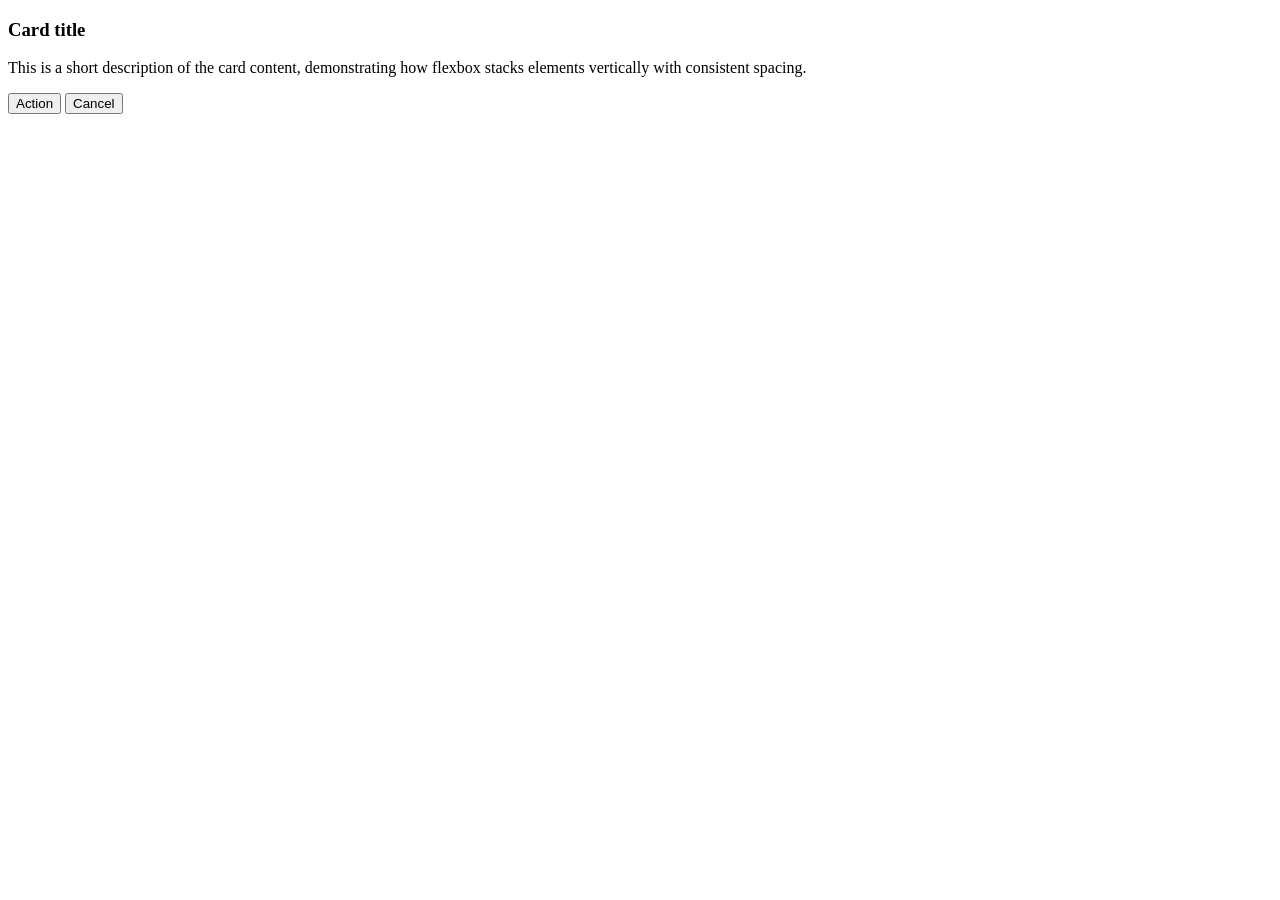
<file: Flex-Box/index.html>
<!DOCTYPE html>
<html lang="en">
<head>
    <meta charset="UTF-8">
    <meta name="viewport" content="width=device-width, initial-scale=1.0">
    <title>Flex Box</title>
</head>
<body>
    
    <div class="card">
  <h3>Card title</h3>
  <p>This is a short description of the card content, demonstrating how flexbox stacks elements vertically with consistent spacing.</p>
  <div class="card-actions">
    <button>Action</button>
    <button>Cancel</button>
  </div>
</div>

</body>
</html>
</file>
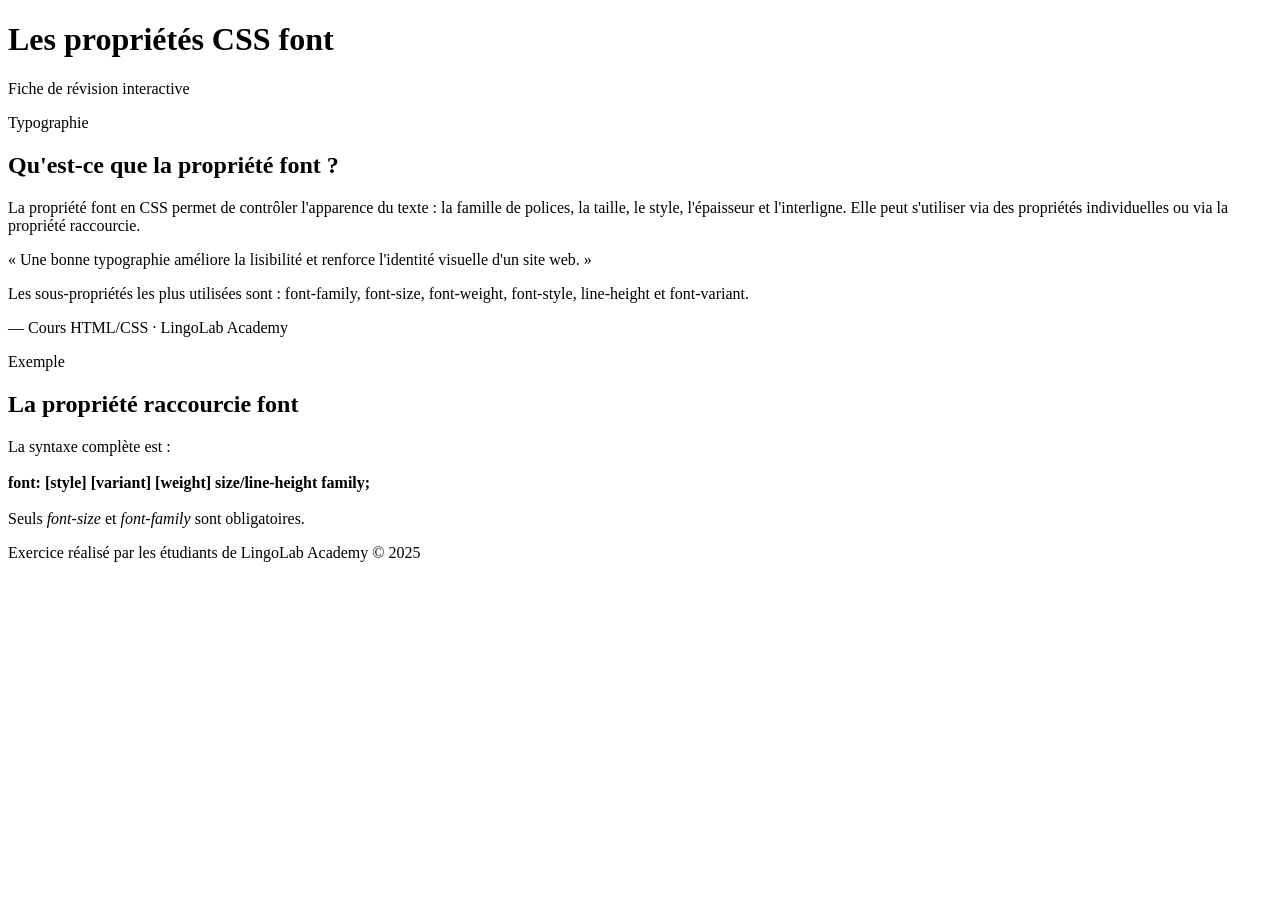
<file: Fonts-Bugs-Hunter/index.html>
<!DOCTYPE html>
<html lang="fr">
<head>
  <meta charset="UTF-8">
  <meta name="viewport" content="width=device-width, initial-scale=1.0">
  <title>Exercice CSS – La propriété font</title>
    <!--Bug principale Here --> 
 
  </style>
</head>
<body>

  <h1>Les propriétés CSS font</h1>
  <p class="subtitle">Fiche de révision interactive</p>

  <div class="card">
    <span class="badge">Typographie</span>
    <h2>Qu'est-ce que la propriété font ?</h2>
    <p>
      La propriété <span class="highlight">font</span> en CSS permet de contrôler
      l'apparence du texte : la famille de polices, la taille, le style,
      l'épaisseur et l'interligne. Elle peut s'utiliser via des
      <span class="highlight">propriétés individuelles</span> ou via la
      <span class="highlight">propriété raccourcie</span>.
    </p>

    <div class="citation">
      <p>
        « Une bonne typographie améliore la lisibilité et renforce
        l'identité visuelle d'un site web. »
      </p>
    </div>

    <p>
      Les sous-propriétés les plus utilisées sont :
      font-family, font-size, font-weight, font-style,
      line-height et font-variant.
    </p>

    <p class="author">— Cours HTML/CSS · LingoLab Academy</p>
  </div>

  <div class="card">
    <span class="badge">Exemple</span>
    <h2>La propriété raccourcie font</h2>
    <p>
      La syntaxe complète est :<br><br>
      <strong>font: [style] [variant] [weight] size/line-height family;</strong><br><br>
      Seuls <em>font-size</em> et <em>font-family</em> sont obligatoires.
    </p>
  </div>

  <footer>
    <p>Exercice réalisé par les étudiants de LingoLab Academy &copy; 2025</p>
  </footer>

</body>
</html>
</file>
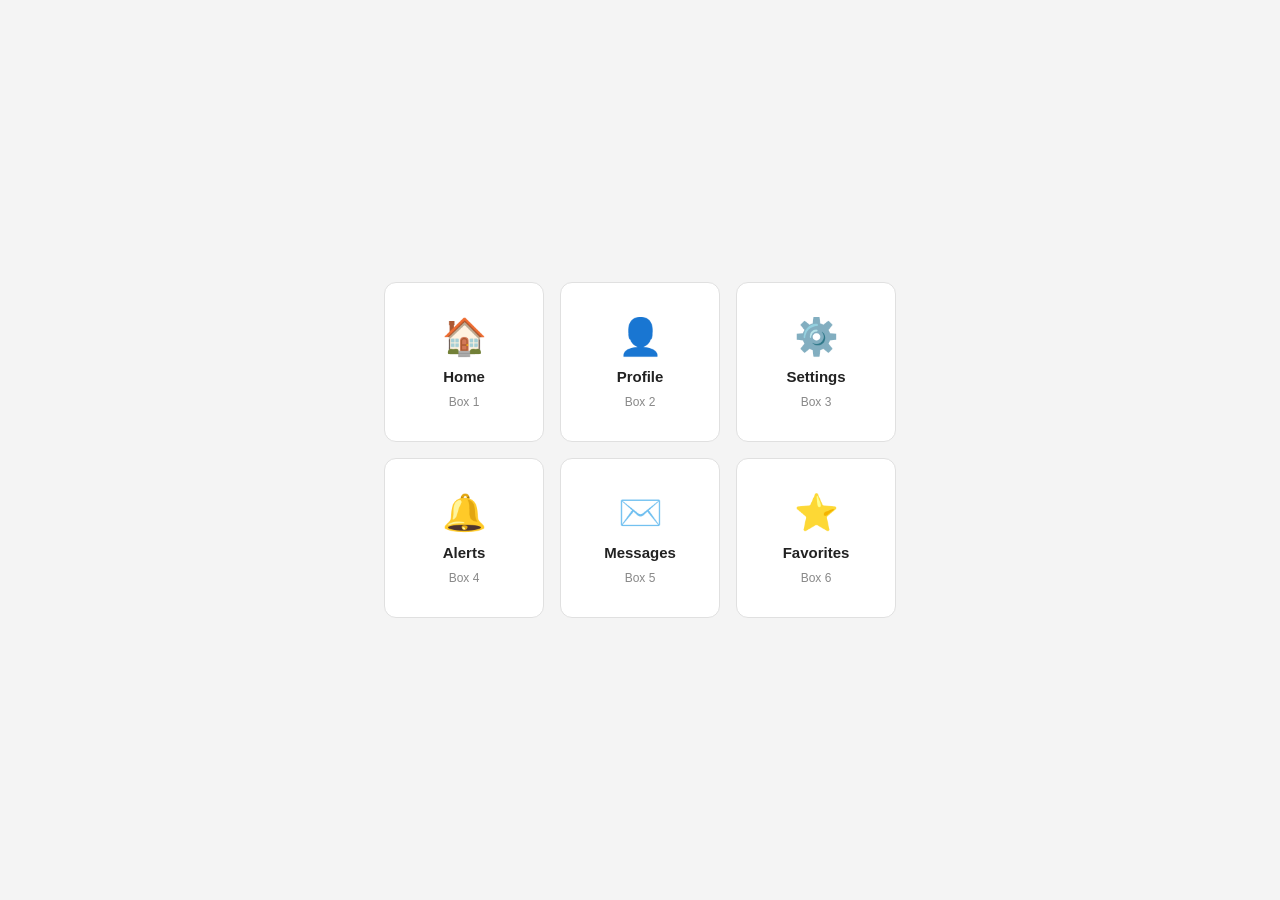
<file: CSS/Flex-Box/index.html>
<!DOCTYPE html>
<html lang="fr">
<head>
  <meta charset="UTF-8" />
  <meta name="viewport" content="width=device-width, initial-scale=1.0" />
  <title>6 Boxes — Flexbox</title>
  <link rel="stylesheet" href="style.css">
</head>
<body>

  <div class="flex-container">

    <div class="box box-1">
      <span class="box-icon">🏠</span>
      <p class="box-title">Home</p>
      <p class="box-number">Box 1</p>
    </div>

    <div class="box box-2">
      <span class="box-icon">👤</span>
      <p class="box-title">Profile</p>
      <p class="box-number">Box 2</p>
    </div>

    <div class="box box-3">
      <span class="box-icon">⚙️</span>
      <p class="box-title">Settings</p>
      <p class="box-number">Box 3</p>
    </div>

    <div class="box box-4">
      <span class="box-icon">🔔</span>
      <p class="box-title">Alerts</p>
      <p class="box-number">Box 4</p>
    </div>

    <div class="box box-5">
      <span class="box-icon">✉️</span>
      <p class="box-title">Messages</p>
      <p class="box-number">Box 5</p>
    </div>

    <div class="box box-6">
      <span class="box-icon">⭐</span>
      <p class="box-title">Favorites</p>
      <p class="box-number">Box 6</p>
    </div>

  </div>

</body>
</html>
</file>
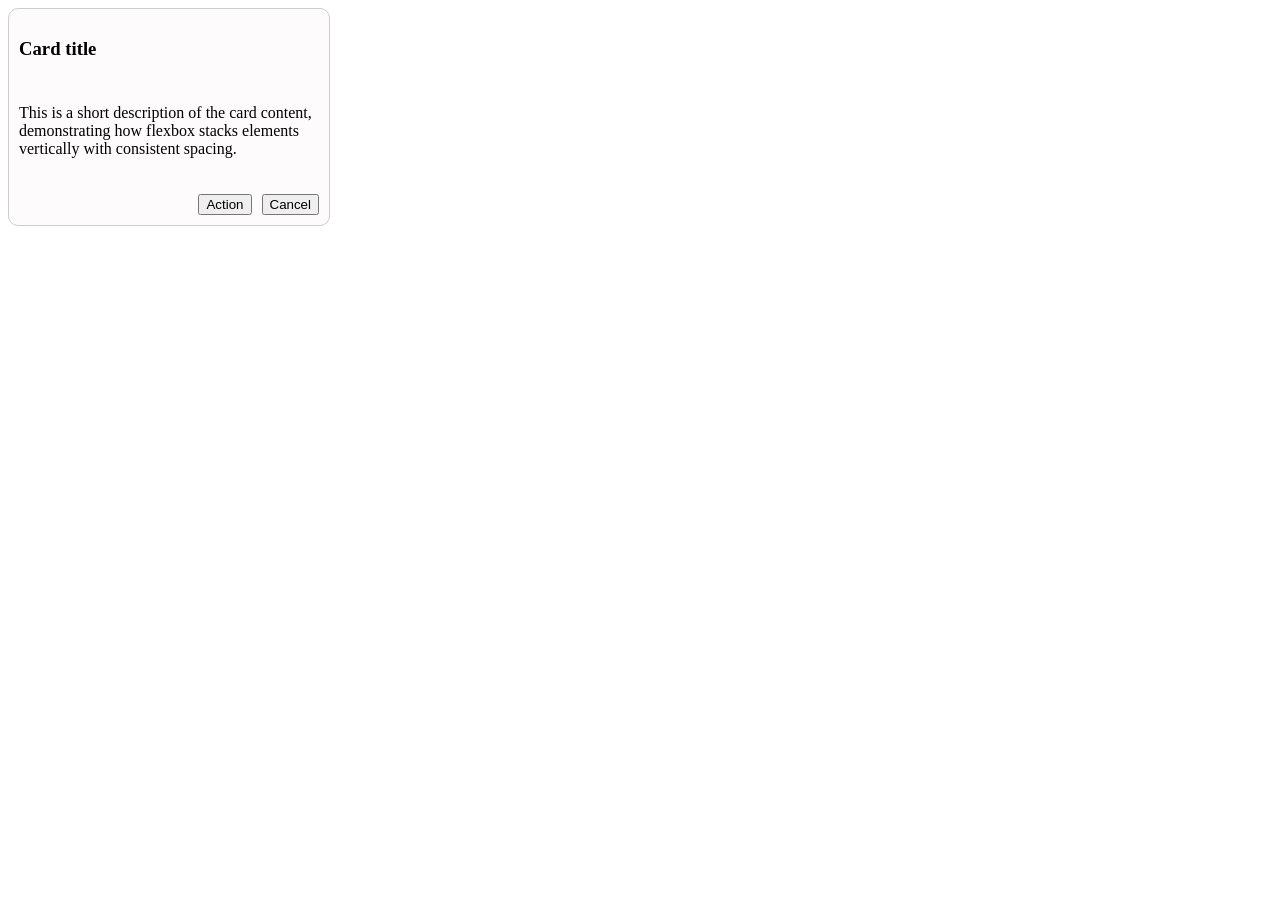
<file: exercices/Flex-Box-Master/index.html>
<!DOCTYPE html>
<html lang="en">
<head>
    <meta charset="UTF-8">
    <meta name="viewport" content="width=device-width, initial-scale=1.0">
    <title>Flex Box</title>
    <link rel="stylesheet" href="styles.css">
</head>
<body>

<div class="card">
  <h3>Card title</h3>
  <p>This is a short description of the card content, demonstrating how flexbox stacks elements vertically with consistent spacing.</p>
  <div class="card-actions">
    <button>Action</button>
    <button>Cancel</button>
  </div>
</div>








</body>
</html>
</file>
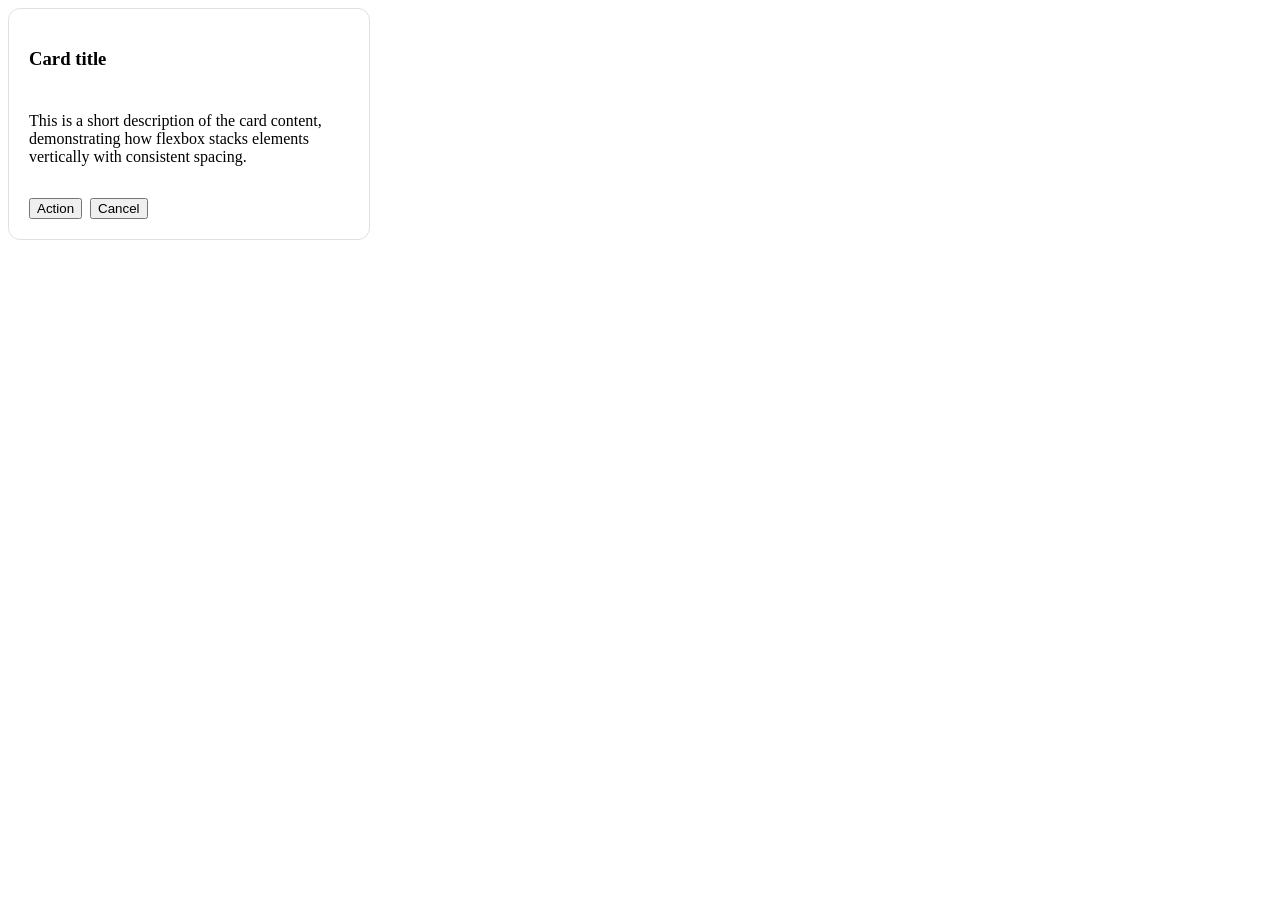
<file: exercices/Flex-Box/index.html>
<!DOCTYPE html>
<html lang="en">
<head>
    <meta charset="UTF-8">
    <meta name="viewport" content="width=device-width, initial-scale=1.0">
    <title>Flex Box</title>
    <link rel="stylesheet" href="styles.css">
</head>
<body>

<div class="card">
  <h3>Card title</h3>
  <p>This is a short description of the card content, demonstrating how flexbox stacks elements vertically with consistent spacing.</p>
  <div class="card-actions">
    <button>Action</button>
    <button>Cancel</button>
  </div>
</div>



</body>
</html>
</file>
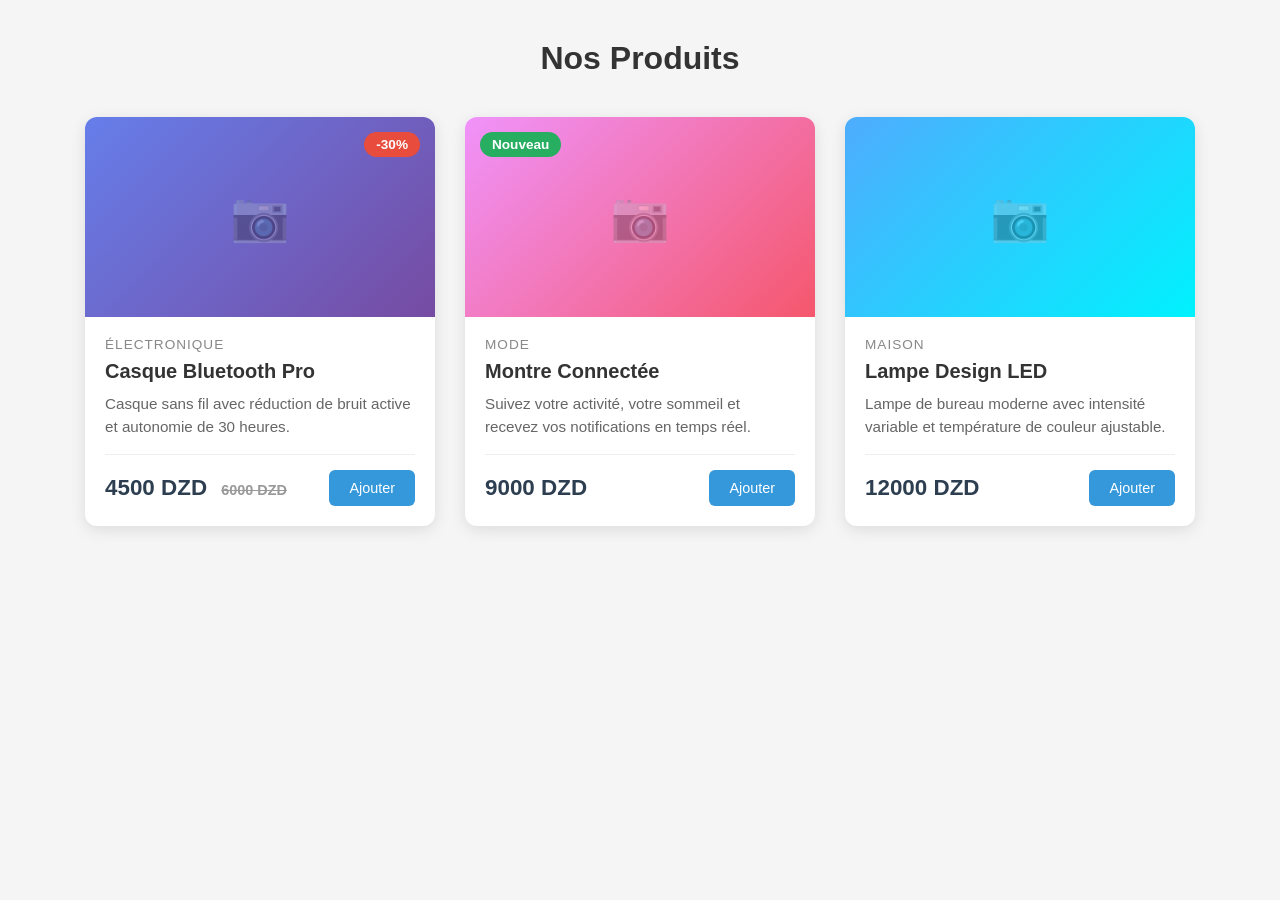
<file: exercices/Position-Badge/index.html>
<!DOCTYPE html>
<html lang="fr">
<head>
    <meta charset="UTF-8">
    <meta name="viewport" content="width=device-width, initial-scale=1.0">
    <title>Cartes Produits - Flex & Position</title>
    <style>
        /* === RESET DE BASE === */
        * {
            margin: 0;
            padding: 0;
            box-sizing: border-box;
        }

        body {
            font-family: 'Segoe UI', Tahoma, Geneva, Verdana, sans-serif;
            background-color: #f5f5f5;
            padding: 40px 20px;
        }

        h1 {
            text-align: center;
            margin-bottom: 40px;
            color: #333;
        }

        /* === CONTENEUR FLEX === */
        .container {
            display: flex;
            /* flex-direction: row; */  /* par défaut */
            justify-content: center;      /* centre horizontalement */
            align-items: stretch;       /* même hauteur */
            flex-wrap: wrap;            /* passe à la ligne si trop étroit */
            gap: 30px;                  /* espace entre les cartes */
            max-width: 1200px;
            margin: 0 auto;
        }

        /* === CARTE PRODUIT === */
        .card {
            /* Flex item */
            flex: 1 1 300px;            /* grow shrink basis */
            max-width: 350px;
            
            background: white;
            border-radius: 12px;
            overflow: hidden;
            box-shadow: 0 4px 15px rgba(0,0,0,0.1);
            transition: transform 0.3s, box-shadow 0.3s;
            
            /* Position relative pour les éléments enfants absolus */
            position: relative;
        }

        .card:hover {
            transform: translateY(-5px);
            box-shadow: 0 8px 25px rgba(0,0,0,0.15);
        }

        /* === IMAGE AVEC BADGE POSITIONNÉ === */
        .card-image {
            height: 200px;
            background-size: cover;
            background-position: center;
            position: relative;  /* référence pour le badge */
        }

        /* Badge "Promo" positionné absolument */
        .badge {
            position: absolute;
            top: 15px;
            right: 15px;
            background: #e74c3c;
            color: white;
            padding: 5px 12px;
            border-radius: 20px;
            font-size: 0.85rem;
            font-weight: bold;
        }

        /* Badge "Nouveau" positionné différemment */
        .badge-new {
            position: absolute;
            top: 15px;
            left: 15px;  /* à gauche cette fois */
            background: #27ae60;
            color: white;
            padding: 5px 12px;
            border-radius: 20px;
            font-size: 0.85rem;
            font-weight: bold;
        }

        /* === CONTENU DE LA CARTE === */
        .card-body {
            padding: 20px;
        }

        .card-category {
            color: #888;
            font-size: 0.85rem;
            text-transform: uppercase;
            letter-spacing: 1px;
            margin-bottom: 8px;
        }

        .card-title {
            font-size: 1.25rem;
            color: #333;
            margin-bottom: 10px;
        }

        .card-description {
            color: #666;
            font-size: 0.95rem;
            line-height: 1.5;
            margin-bottom: 15px;
        }

        /* === PRIX ET BOUTON === */
        .card-footer {
            display: flex;              /* Flex pour aligner prix et bouton */
            justify-content: space-between;
            align-items: center;
            padding-top: 15px;
            border-top: 1px solid #eee;
        }

        .price {
            font-size: 1.4rem;
            font-weight: bold;
            color: #2c3e50;
        }

        .price .old-price {
            font-size: 0.9rem;
            color: #999;
            text-decoration: line-through;
            margin-left: 8px;
        }

        .btn {
            background: #3498db;
            color: white;
            border: none;
            padding: 10px 20px;
            border-radius: 6px;
            cursor: pointer;
            font-size: 0.9rem;
            transition: background 0.3s;
        }

        .btn:hover {
            background: #2980b9;
        }

        /* === IMAGES DE DÉMO === */
        .card-1 .card-image {
            background: linear-gradient(135deg, #667eea 0%, #764ba2 100%);
        }

        .card-2 .card-image {
            background: linear-gradient(135deg, #f093fb 0%, #f5576c 100%);
        }

        .card-3 .card-image {
            background: linear-gradient(135deg, #4facfe 0%, #00f2fe 100%);
        }

        /* Icônes simulées avec du texte centré */
        .card-image::after {
            content: "📷";
            position: absolute;
            top: 50%;
            left: 50%;
            transform: translate(-50%, -50%);
            font-size: 3rem;
            opacity: 0.3;
        }

        /* === RESPONSIVE === */
        @media (max-width: 768px) {
            .container {
                flex-direction: column;
                align-items: center;
            }
            
            .card {
                flex: 1 1 100%;
                max-width: 100%;
            }
        }
    </style>
</head>
<body>

    <h1>Nos Produits</h1>

    <div class="container">
        
        <!-- CARTE 1 : Avec badge "Promo" -->
        <article class="card card-1">
            <div class="card-image">
                <span class="badge">-30%</span>
            </div>
            <div class="card-body">
                <div class="card-category">Électronique</div>
                <h2 class="card-title">Casque Bluetooth Pro</h2>
                <p class="card-description">
                    Casque sans fil avec réduction de bruit active et autonomie de 30 heures.
                </p>
                <div class="card-footer">
                    <div class="price">
                        4500 DZD
                        <span class="old-price">6000 DZD</span>
                    </div>
                    <button class="btn">Ajouter</button>
                </div>
            </div>
        </article>

        <!-- CARTE 2 : Avec badge "Nouveau" -->
        <article class="card card-2">
            <div class="card-image">
                <span class="badge-new">Nouveau</span>
            </div>
            <div class="card-body">
                <div class="card-category">Mode</div>
                <h2 class="card-title">Montre Connectée</h2>
                <p class="card-description">
                    Suivez votre activité, votre sommeil et recevez vos notifications en temps réel.
                </p>
                <div class="card-footer">
                    <div class="price">9000 DZD</div>
                    <button class="btn">Ajouter</button>
                </div>
            </div>
        </article>

        <!-- CARTE 3 : Sans badge -->
        <article class="card card-3">
            <div class="card-image">
                <!-- Pas de badge ici -->
            </div>
            <div class="card-body">
                <div class="card-category">Maison</div>
                <h2 class="card-title">Lampe Design LED</h2>
                <p class="card-description">
                    Lampe de bureau moderne avec intensité variable et température de couleur ajustable.
                </p>
                <div class="card-footer">
                    <div class="price">12000 DZD</div>
                    <button class="btn">Ajouter</button>
                </div>
            </div>
        </article>

    </div>

</body>
</html>
</file>
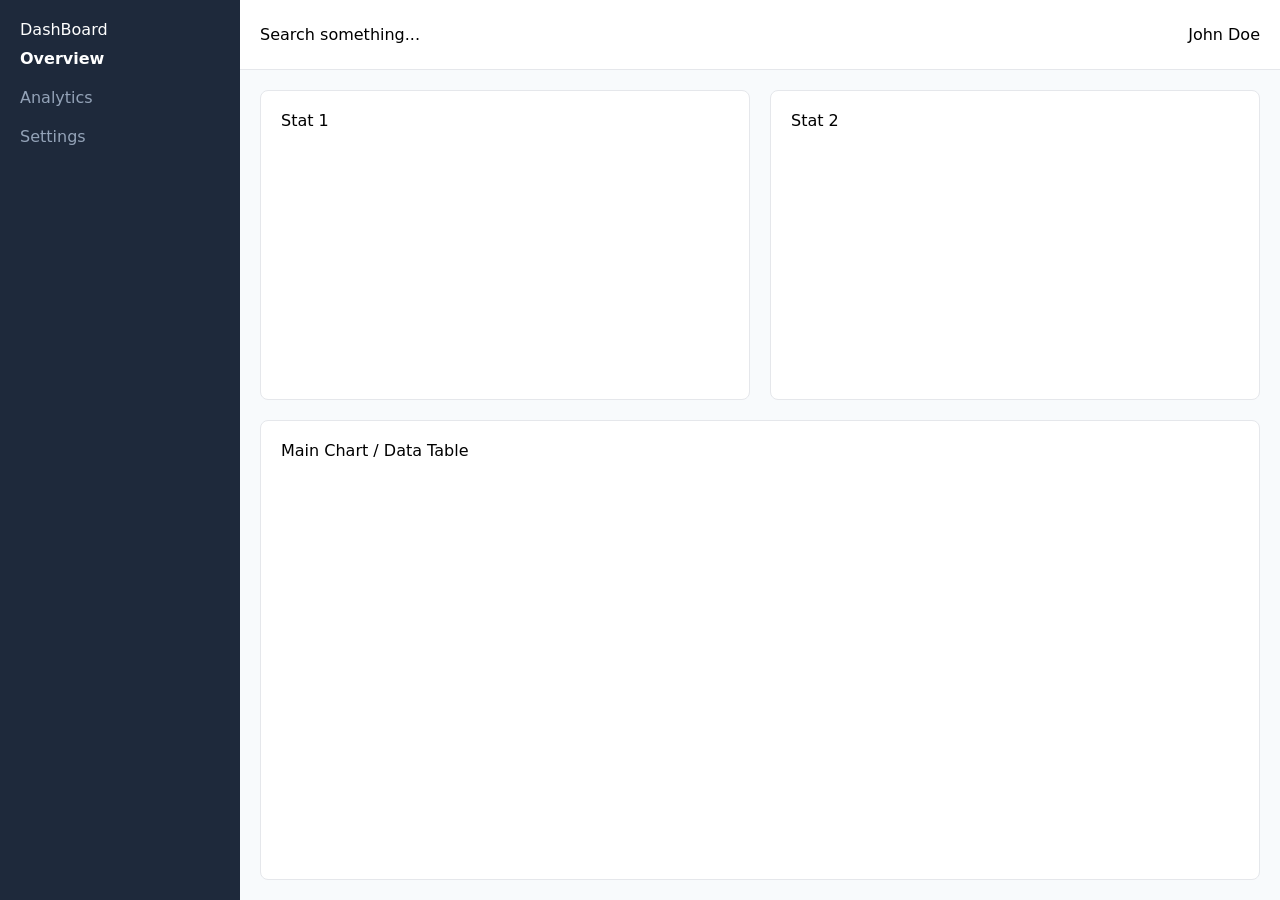
<file: corrections/Dashboard/Dashboard.html>
<!DOCTYPE html>
<html lang="en">
<head>
    <meta charset="UTF-8">
    <meta name="viewport" content="width=device-width, initial-scale=1.0">
    <title>Document</title>
    <link rel="stylesheet" href="styles.css">
</head>
<body>
    <div class="dashboard-container">
  <aside class="sidebar">
    <div class="logo">DashBoard</div>
    <nav class="nav-links">
      <a href="#" class="active">Overview</a>
      <a href="#">Analytics</a>
      <a href="#">Settings</a>
    </nav>
  </aside>

  <header class="top-bar">
    <div class="search-box">Search something...</div>
    <div class="user-profile">John Doe</div>
  </header>

  <main class="main-content">
    <div class="card">Stat 1</div>
    <div class="card">Stat 2</div>
    <div class="card card-wide">Main Chart / Data Table</div>
  </main>
</div>
</body>
</html>
</file>
<file: CSS/Flex-Box/style.css>
/* ── Reset ── */
    * {
      margin: 0;
      padding: 0;
      box-sizing: border-box;
    }

    body {
      font-family: Arial, sans-serif;
      background-color: #f4f4f4;
      min-height: 100vh;
      display: flex;
      align-items: center;
      justify-content: center;
    }

    /* ── Flex container ── */
    .flex-container {
      display: flex;
      flex-wrap: wrap;
      gap: 16px;
      justify-content: center;
      padding: 32px;
      max-width: 600px;
    }

    /* ── Each box ── */
    .box {
      display: flex;
      flex-direction: column;
      align-items: center;
      justify-content: center;
      gap: 10px;
      width: 160px;
      height: 160px;
      background-color: #ffffff;
      border: 1px solid #e0e0e0;
      border-radius: 12px;
      transition: box-shadow 0.2s, border-color 0.2s;
      cursor: default;
    }

    .box:hover {
      box-shadow: 0 4px 16px rgba(0, 0, 0, 0.08);
      border-color: #bdbdbd;
    }

    .box-icon {
      font-size: 36px;
    }

    .box-title {
      font-size: 15px;
      font-weight: bold;
      color: #222;
    }

    .box-number {
      font-size: 12px;
      color: #888;
    }

    /* ── Colors per box ── */
    .box-1 .box-icon { color: #185FA5; }
    .box-2 .box-icon { color: #0F6E56; }
    .box-3 .box-icon { color: #993556; }
    .box-4 .box-icon { color: #B5650B; }
    .box-5 .box-icon { color: #533489; }
    .box-6 .box-icon { color: #A32D2D; }
</file>
<file: exercices/Flex-Box-Master/styles.css>
/* écris ton css ici */ 

.card{
    display: flex;
    flex-direction: column;
    gap: 10px;
    border: 1px solid #d1cbcb; 
    border-radius: 10px;
    padding: 10px;
    background-color: #fdfbfb;
    max-width: 300px;

}

.card-actions{
    display: flex;
    gap: 10px;
    justify-content: flex-end;
    background-color: #fdfbfb;
    margin-top: 10px;
}
</file>
<file: exercices/Flex-Box/styles.css>
/* écris ton css ici */ 

.card {
  display: flex;
  flex-direction: column;
  gap: 8px;
  background: #fff;
  border: 1px solid #e0e0e0;
  border-radius: 12px;
  padding: 1.25rem;
  max-width: 320px;
}

.card-actions {
  display: flex;
  gap: 8px;
  margin-top: 8px;
}
</file>
<file: corrections/Dashboard/styles.css>
/* Reset & Base Styles */
body {
  margin: 0;
  font-family: system-ui, sans-serif;
  background-color: #f3f4f6;
  height: 100vh;
}

/* 1. THE GRID CONTAINER */
.dashboard-container {
  display: grid;
  /* Columns: 1st column is 240px wide (Sidebar). 2nd column takes up the remaining space (1fr). */
  grid-template-columns: 240px 1fr;
  /* Rows: Top bar is 70px high. Main content takes up the remaining height. */
  grid-template-rows: 70px 1fr;
  height: 100vh;
}

/* 2. THE SIDEBAR */
.sidebar {
  background-color: #1e293b; /* Dark Slate Blue */
  color: white;
  padding: 20px;
  /* It starts at row 1 and spans down all rows so it goes top-to-bottom */
  grid-row: span 2; 
}

/* 3. THE TOP BAR */
.top-bar {
  background-color: #ffffff;
  border-bottom: 1px solid #e5e7eb;
  padding: 0 20px;
  display: flex;
  justify-content: space-between;
  align-items: center;
  /* It automatically sits in column 2, row 1 */
}

/* 4. THE MAIN CONTENT AREA */
.main-content {
  padding: 20px;
  background-color: #f8fafc;
  overflow-y: auto; /* Scrollable if content overflows */
  
  /* Setting up an inner grid just for the dashboard cards */
  display: grid;
  grid-template-columns: repeat(2, 1fr);
  gap: 20px;
}

/* Styling the inner Dashboard Widgets/Cards */
.card {
  background: white;
  padding: 20px;
  border-radius: 8px;
  border: 1px solid #e5e7eb;
  min-height: 150px;
}

/* Example of grid-span inside the main content */
.card-wide {
  grid-column: span 2; /* Spans across both columns inside the main grid */
  min-height: 300px;
}

/* Quick aesthetic styles for links */
.nav-links a {
  display: block;
  color: #94a3b8;
  padding: 10px 0;
  text-decoration: none;
}
.nav-links a.active {
  color: white;
  font-weight: bold;
}
</file>
